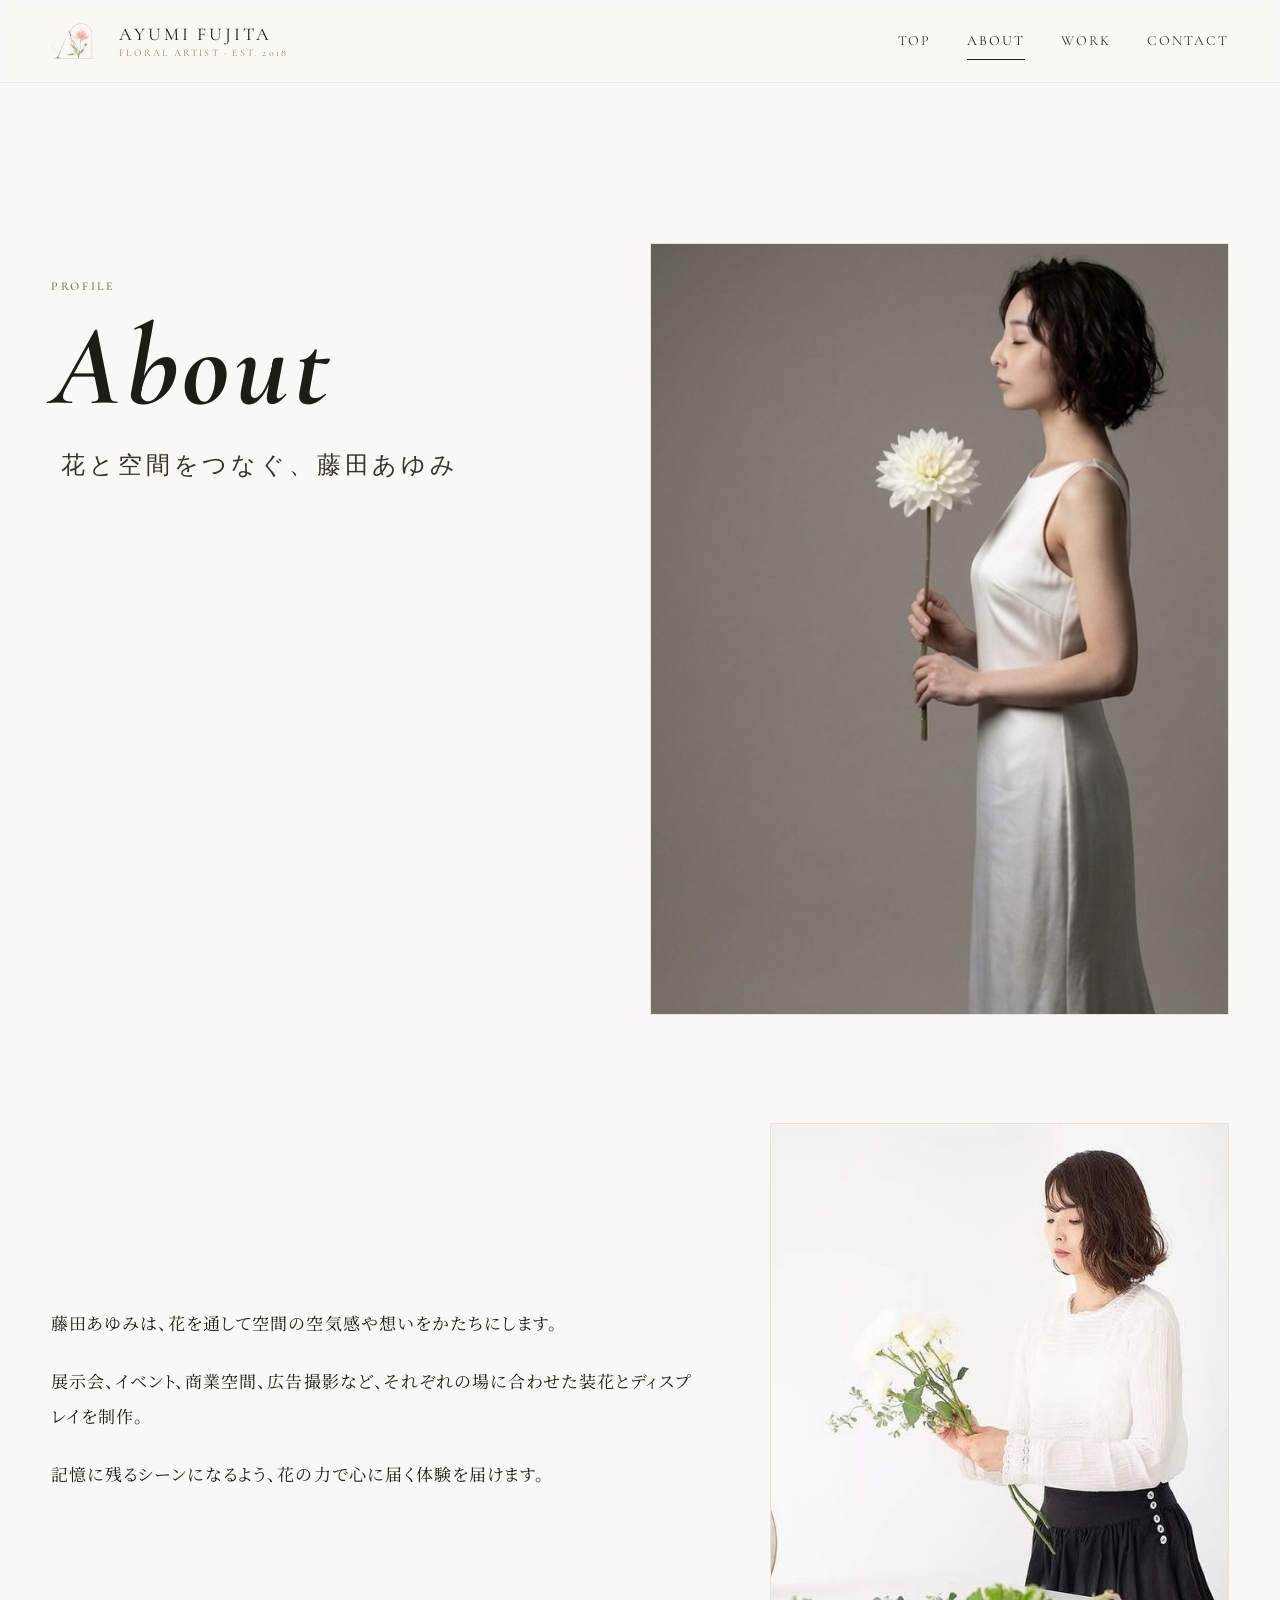
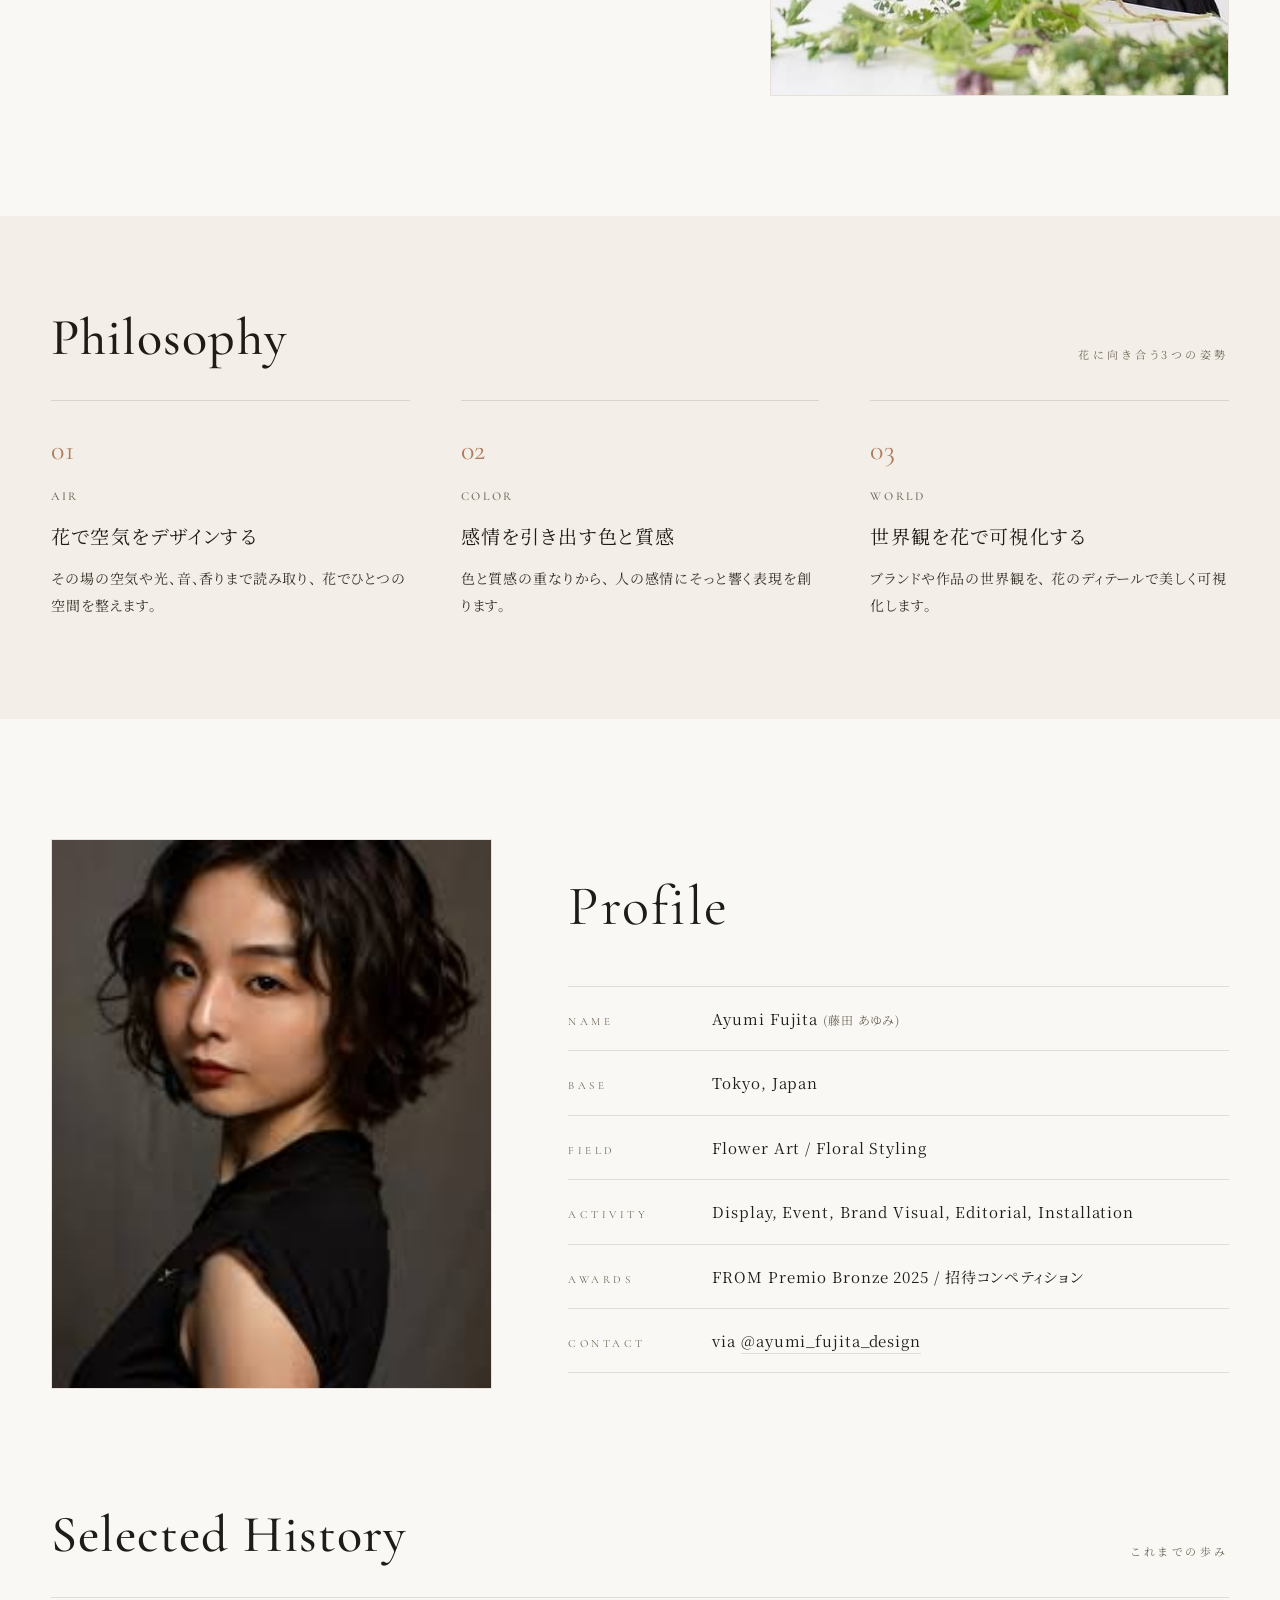
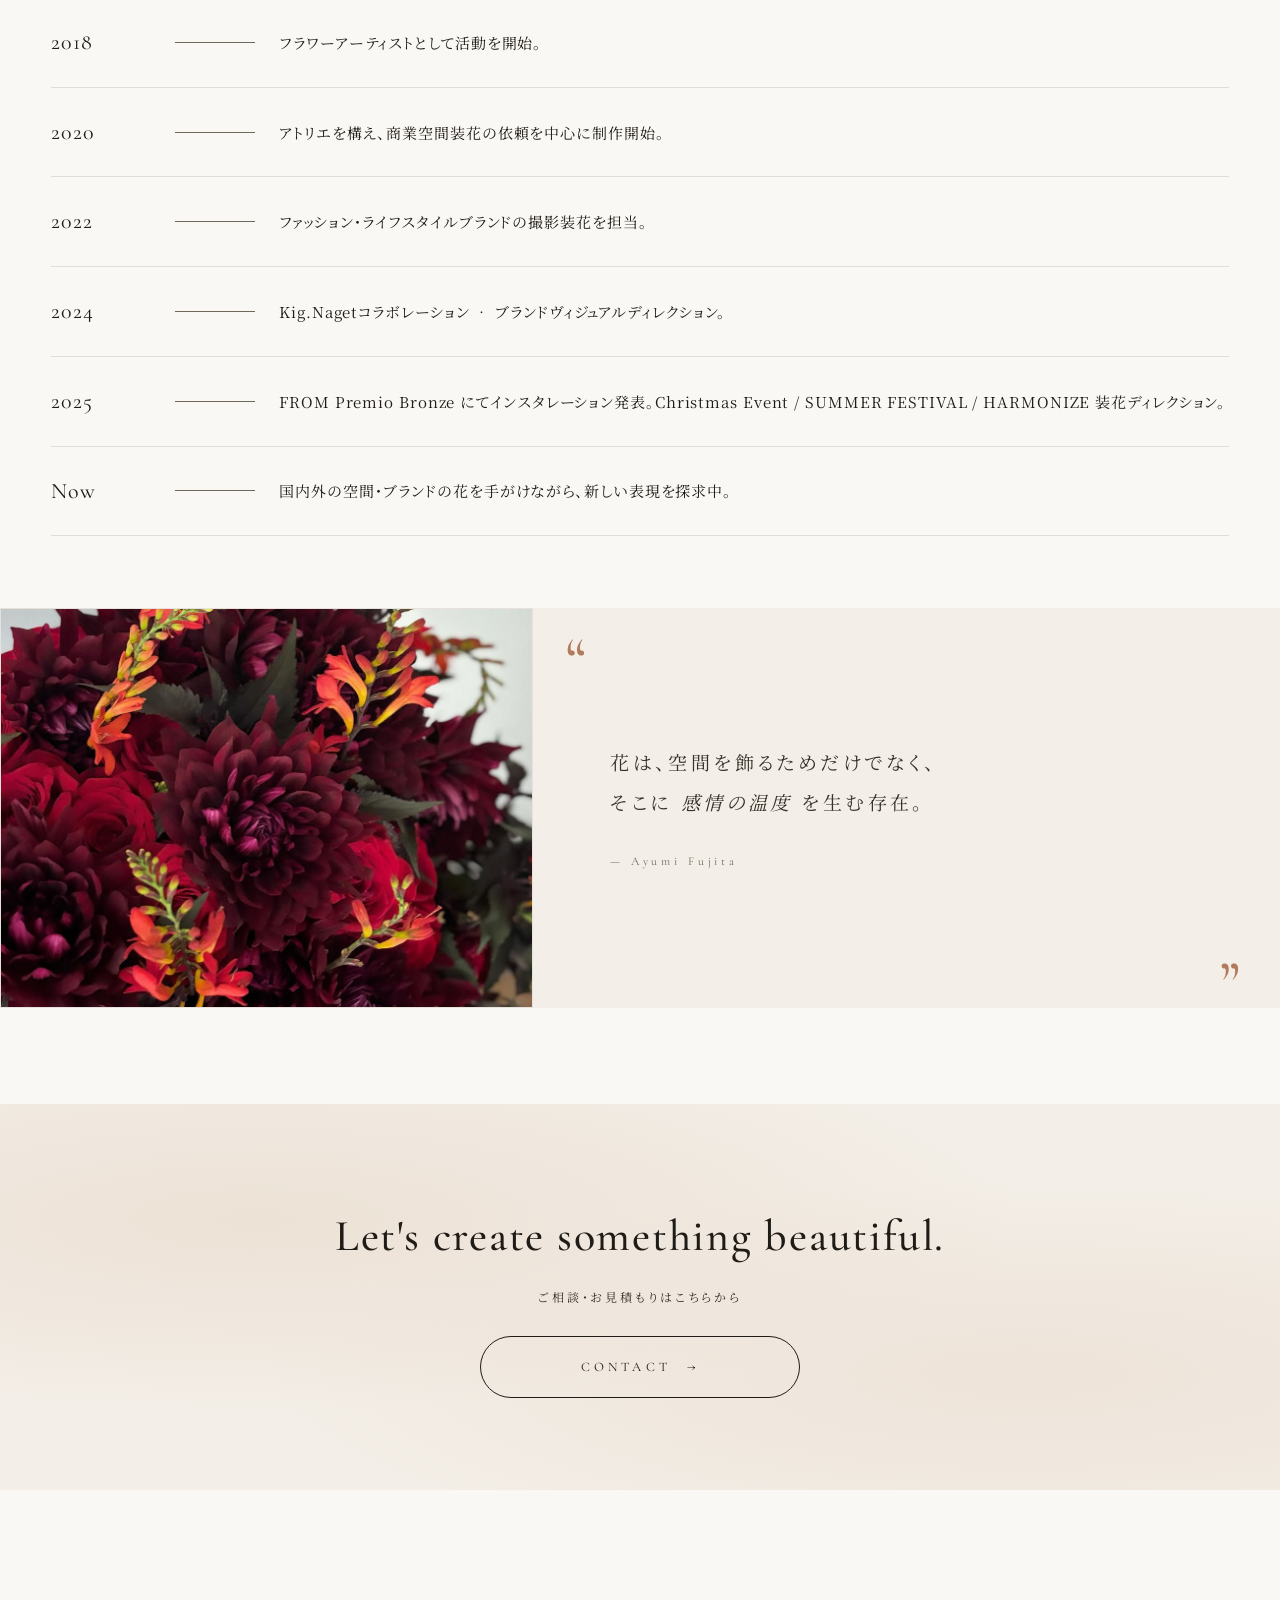
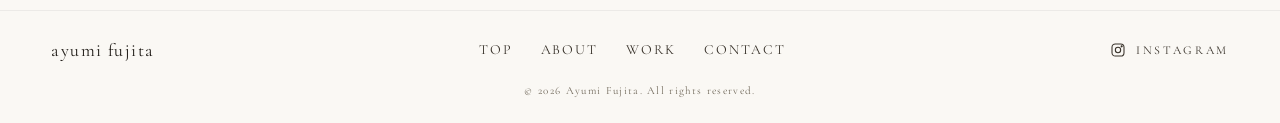
<file: about.html>
<!doctype html>
<html lang="ja">
<head>
  <meta charset="utf-8" />
  <meta name="viewport" content="width=device-width, initial-scale=1" />

  <link rel="icon" type="image/png" href="images/logo.png" />
  <link rel="apple-touch-icon" href="images/logo.png" />

    <title>プロフィール | フラワーアーティスト 藤田あゆみ (ayumi fujita)</title>
  <meta name="description" content="フラワーアーティスト 藤田あゆみのプロフィール。東京を拠点に、空間装花からイベント・ウェディングまで多彩なフィールドで活動する背景や、花に向き合う哲学（Philosophy）をご紹介します。" />
  <meta name="author" content="藤田あゆみ Ayumi Fujita" />
  <meta name="robots" content="index, follow" />
  <link rel="canonical" href="https://ayumi-fujita.vercel.app/about.html" />
  <meta property="og:type" content="website" />
  <meta property="og:site_name" content="Ayumi Fujita | Floral Artist" />
  <meta property="og:title" content="Profile | 藤田あゆみ" />
  <meta property="og:description" content="フラワーアーティスト 藤田あゆみのプロフィールと花に向き合う哲学。" />
  <meta property="og:url" content="https://ayumi-fujita.vercel.app/about.html" />
  <meta property="og:image" content="https://ayumi-fujita.vercel.app/images/ogp-v2.png" />
  <meta property="og:image:width" content="1200" />
  <meta property="og:image:height" content="630" />
  <meta name="twitter:card" content="summary_large_image" />
  <meta name="twitter:title" content="Profile | 藤田あゆみ" />
  <meta name="twitter:description" content="フラワーアーティスト 藤田あゆみのプロフィールと花に向き合う哲学。" />
  <meta name="twitter:image" content="https://ayumi-fujita.vercel.app/images/ogp-v2.png" />

  <link rel="preconnect" href="https://fonts.googleapis.com" />
  <link rel="preconnect" href="https://fonts.gstatic.com" crossorigin />
  <link href="https://fonts.googleapis.com/css2?family=Cormorant+Garamond:ital,wght@0,400;0,500;1,400&family=Italiana&family=Noto+Sans+JP:wght@300;400;500&family=Noto+Serif+JP:wght@200;300;400;500&display=swap" rel="stylesheet" />

  <link rel="stylesheet" href="styles/globals.css" />
  <link rel="stylesheet" href="styles/about.css" />

  <script type="application/ld+json">
  {
    "@context": "https://schema.org",
    "@graph": [
      {
        "@type": "Person",
        "@id": "https://ayumi-fujita.vercel.app/#person",
        "name": "藤田あゆみ",
        "alternateName": ["Ayumi Fujita", "ayumi fujita"],
        "jobTitle": "フラワーアーティスト",
        "description": "東京を拠点に空間装花、ウェディング、ブランドビジュアル、イベント装飾などを手がけるフラワーアーティスト。",
        "url": "https://ayumi-fujita.vercel.app/",
        "image": "https://ayumi-fujita.vercel.app/images/ayumi.jpg",
        "address": {
          "@type": "PostalAddress",
          "addressLocality": "東京",
          "addressCountry": "JP"
        },
        "knowsAbout": [
          "空間装花",
          "ウェディング装花",
          "ブランドビジュアル",
          "イベント装花",
          "インスタレーション",
          "フラワーデザイン",
          "撮影用装花"
        ],
        "award": "FROM Premio Bronze 2025",
        "sameAs": [
          "https://www.instagram.com/ayumi_fujita_design/"
        ]
      },
      {
        "@type": "AboutPage",
        "@id": "https://ayumi-fujita.vercel.app/about.html#aboutpage",
        "url": "https://ayumi-fujita.vercel.app/about.html",
        "name": "プロフィール | フラワーアーティスト 藤田あゆみ",
        "inLanguage": "ja",
        "mainEntity": { "@id": "https://ayumi-fujita.vercel.app/#person" }
      }
    ]
  }
  </script>
</head>
<body>

<header class="site-header">
  <div class="site-header__inner">
    <a class="brand" href="index.html" aria-label="Ayumi Fujita ホーム">
      <img src="images/logo2.png" alt="" class="brand__mark" />
      <span class="brand__text-desktop">
        <span class="brand__text-name">AYUMI FUJITA</span>
        <span class="brand__text-meta">FLORAL ARTIST · EST. 2018</span>
      </span>
      <span class="brand__text-mobile">AYUMI FUJITA</span>
    </a>
    <nav class="nav">
      <a href="index.html">TOP</a>
      <a href="about.html" class="is-active">ABOUT</a>
      <a href="work.html">WORK</a>
      <a href="contact.html">CONTACT</a>
    </nav>
    <button type="button" class="menu-btn" aria-label="MENU" data-menu-open>
      <span class="menu-btn__bars" aria-hidden="true"><span></span><span></span></span>
    </button>
  </div>
</header>

<div class="mobile-menu" aria-hidden="true" data-menu>
  <button type="button" class="mobile-menu__close" aria-label="close" data-menu-close>×</button>
  <div class="mobile-menu__inner">
    <p class="eyebrow">— Menu —</p>
    <ul>
      <li><a href="index.html"><span class="en">TOP</span><span class="jp lang-jp">ホーム</span></a></li>
      <li><a href="about.html" class="is-active"><span class="en">ABOUT</span><span class="jp lang-jp">プロフィール</span></a></li>
      <li><a href="work.html"><span class="en">WORK</span><span class="jp lang-jp">活動実績</span></a></li>
      <li><a href="contact.html"><span class="en">CONTACT</span><span class="jp lang-jp">お問い合わせ</span></a></li>
    </ul>
    <a class="mobile-menu__ig" href="https://www.instagram.com/ayumi_fujita_design/" target="_blank" rel="noopener noreferrer">INSTAGRAM ↗</a>
  </div>
</div>

<main>

  <!-- PAGE HERO -->
  <section class="page-hero hero--pattern-b about-hero shell reveal">
    <div class="hero__inner">
      <div class="hero__copy">
        <p class="eyebrow">Profile</p>
        <h1 class="hero__title">About</h1>
        <p class="hero__subtitle lang-jp">花と空間をつなぐ、<span class="no-wrap">藤田あゆみ</span></p>
      </div>
    </div>
    <div class="page-hero__media hero__media">
      <div class="ph ph--has-img">
        <img src="images/ayumi.jpg" alt="フラワーアーティスト 藤田あゆみのポートレート" />
      </div>
    </div>
  </section>

  <!-- BIO -->
  <section class="bio shell reveal">
    <div class="bio__copy lang-jp">
      <p>藤田あゆみは、花を通して空間の空気感や想いをかたちにします。</p>
      <p>展示会、イベント、商業空間、広告撮影など、それぞれの場に合わせた装花とディスプレイを制作。</p>
      <p>記憶に残るシーンになるよう、花の力で心に届く体験を届けます。</p>
    </div>
    <div class="bio__media">
      <div class="ph ph--has-img" style="aspect-ratio:4/5">
        <img src="images/ayumi2.jpg" alt="アトリエで空間装花を制作する藤田あゆみ" loading="lazy" />
      </div>
    </div>
  </section>

  <!-- PHILOSOPHY -->
  <section class="philosophy reveal">
    <div class="shell">
      <div class="section-h">
        <h2>Philosophy</h2>
        <span class="meta lang-jp">花に向き合う3つの姿勢</span>
      </div>
      <div class="philosophy__grid">
        <article class="phil-card">
          <span class="phil-card__num en">01</span>
          <span class="phil-card__en eyebrow">Air</span>
          <h3 class="lang-jp">花で空気をデザインする</h3>
          <p class="lang-jp">その場の空気や光、音、香りまで読み取り、 花でひとつの空間を整えます。</p>
        </article>
        <article class="phil-card">
          <span class="phil-card__num en">02</span>
          <span class="phil-card__en eyebrow">Color</span>
          <h3 class="lang-jp">感情を引き出す色と質感</h3>
          <p class="lang-jp">色と質感の重なりから、 人の感情にそっと響く表現を創ります。</p>
        </article>
        <article class="phil-card">
          <span class="phil-card__num en">03</span>
          <span class="phil-card__en eyebrow">World</span>
          <h3 class="lang-jp">世界観を花で可視化する</h3>
          <p class="lang-jp">ブランドや作品の世界観を、 花のディテールで美しく可視化します。</p>
        </article>
      </div>
    </div>
  </section>

  <!-- PROFILE -->
  <section class="profile shell reveal">
    <div class="profile__media">
      <div class="ph ph--has-img" style="aspect-ratio:4/5">
        <img src="images/ayumi3.jpg" alt="ダリアと藤田あゆみ - フラワーアートの世界観" loading="lazy" />
      </div>
    </div>
    <div class="profile__table">
      <h2 class="en-display">Profile</h2>
      <dl>
        <div class="profile__row">
          <dt class="en">Name</dt>
          <dd>Ayumi Fujita <span class="muted lang-jp">(藤田 あゆみ)</span></dd>
        </div>
        <div class="profile__row">
          <dt class="en">Base</dt>
          <dd>Tokyo, Japan</dd>
        </div>
        <div class="profile__row">
          <dt class="en">Field</dt>
          <dd>Flower Art / Floral Styling</dd>
        </div>
        <div class="profile__row">
          <dt class="en">Activity</dt>
          <dd>Display, Event, Brand Visual, Editorial, Installation</dd>
        </div>
        <div class="profile__row">
          <dt class="en">Awards</dt>
          <dd>
            <span class="lang-jp">FROM Premio Bronze 2025 / 招待コンペティション</span>
          </dd>
        </div>
        <div class="profile__row">
          <dt class="en">Contact</dt>
          <dd>via <a href="https://www.instagram.com/ayumi_fujita_design/" target="_blank" rel="noopener noreferrer" class="ig-link">@ayumi_fujita_design</a></dd>
        </div>
      </dl>
    </div>
  </section>

  <!-- TIMELINE -->
  <section class="timeline shell reveal">
    <div class="section-h">
      <h2>Selected History</h2>
      <span class="meta lang-jp">これまでの歩み</span>
    </div>
    <ol class="timeline__list">
      <li>
        <span class="timeline__y en">2018</span>
        <span class="timeline__bar"></span>
        <p class="lang-jp">フラワーアーティストとして活動を開始。</p>
      </li>
      <li>
        <span class="timeline__y en">2020</span>
        <span class="timeline__bar"></span>
        <p class="lang-jp">アトリエを構え、商業空間装花の依頼を中心に制作開始。</p>
      </li>
      <li>
        <span class="timeline__y en">2022</span>
        <span class="timeline__bar"></span>
        <p class="lang-jp">ファッション・ライフスタイルブランドの撮影装花を担当。</p>
      </li>
      <li>
        <span class="timeline__y en">2024</span>
        <span class="timeline__bar"></span>
        <p class="lang-jp">Kig.Nagetコラボレーション ‧ ブランドヴィジュアルディレクション。</p>
      </li>
      <li>
        <span class="timeline__y en">2025</span>
        <span class="timeline__bar"></span>
        <p class="lang-jp">FROM Premio Bronze にてインスタレーション発表。Christmas Event / SUMMER FESTIVAL / HARMONIZE 装花ディレクション。</p>
      </li>
      <li>
        <span class="timeline__y en">Now</span>
        <span class="timeline__bar"></span>
        <p class="lang-jp">国内外の空間・ブランドの花を手がけながら、新しい表現を探求中。</p>
      </li>
    </ol>
  </section>

  <!-- QUOTE -->
  <section class="quote-block reveal">
    <div class="ph ph--has-img" style="aspect-ratio:4/3">
      <img src="images/3.jpg" alt="バラの花びらのクローズアップ - 感情の温度を生む花" loading="lazy" />
    </div>
    <div class="quote-block__text">
      <span class="lang-jp">花は、空間を飾るためだけでなく、<br />そこに <em>感情の温度</em> を生む存在。</span>
      <cite>— Ayumi Fujita</cite>
    </div>
  </section>

  <!-- CTA STRIP -->
  <section class="cta-strip">
    <div class="cta-strip__bg"></div>
    <h2>Let's create something beautiful.</h2>
    <p class="lang-jp">ご相談・お見積もりはこちらから</p>
    <a class="btn-pill" href="contact.html">
      <span>CONTACT</span>
      <span class="arrow">→</span>
    </a>
  </section>

</main>

<footer class="site-footer">
  <div class="site-footer__inner">
    <a class="brand" href="index.html" style="font-size:18px"><span>ayumi fujita</span></a>
    <nav class="nav" style="gap:28px">
      <a href="index.html">TOP</a>
      <a href="about.html">ABOUT</a>
      <a href="work.html">WORK</a>
      <a href="contact.html">CONTACT</a>
    </nav>
    <a class="footer-ig" href="https://www.instagram.com/ayumi_fujita_design/" target="_blank" rel="noopener noreferrer">
      <svg width="16" height="16" viewBox="0 0 24 24" fill="none" stroke="currentColor" stroke-width="1.6" aria-hidden="true">
        <rect x="3" y="3" width="18" height="18" rx="5" />
        <circle cx="12" cy="12" r="4" />
        <circle cx="17.5" cy="6.5" r="0.8" fill="currentColor" />
      </svg>
      INSTAGRAM
    </a>
    <p class="footer-copy">© 2026 Ayumi Fujita. All rights reserved.</p>
  </div>
</footer>

<script src="scripts/main.js"></script>
</body>
</html>
</file>
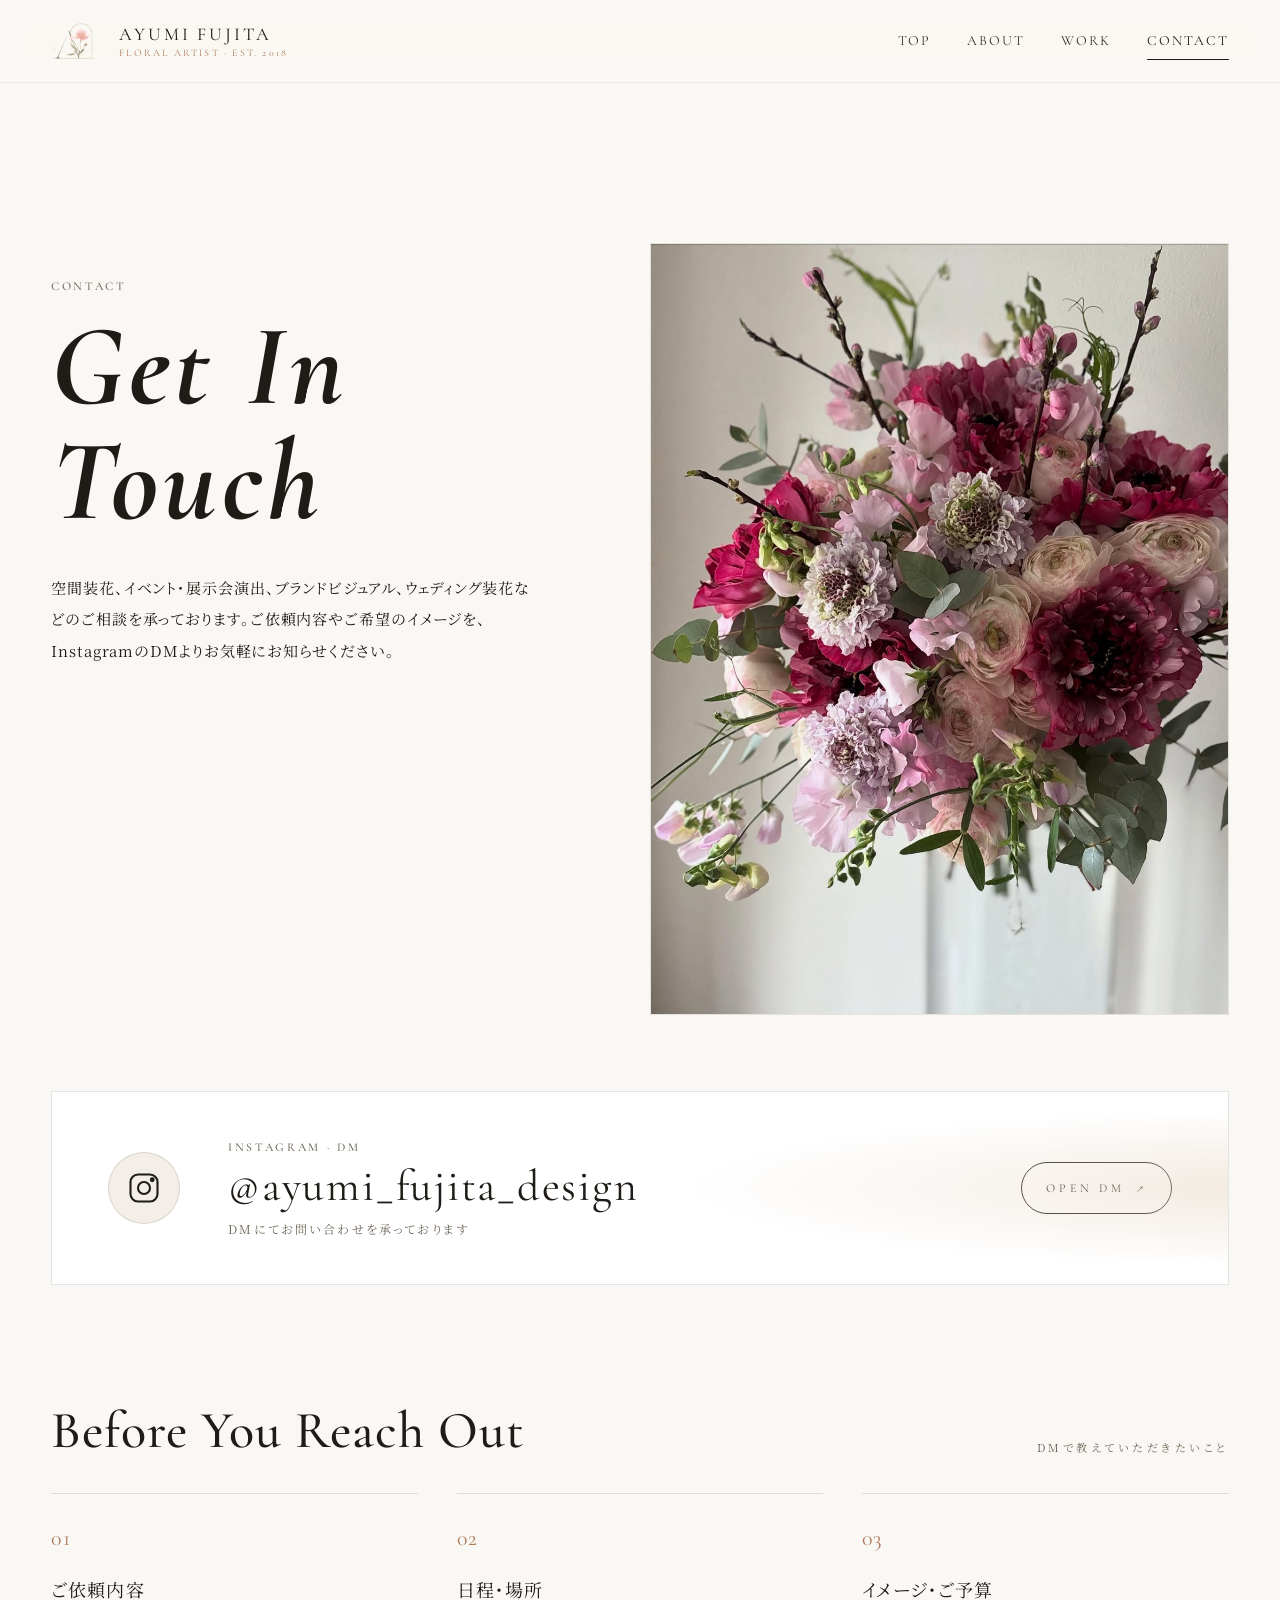
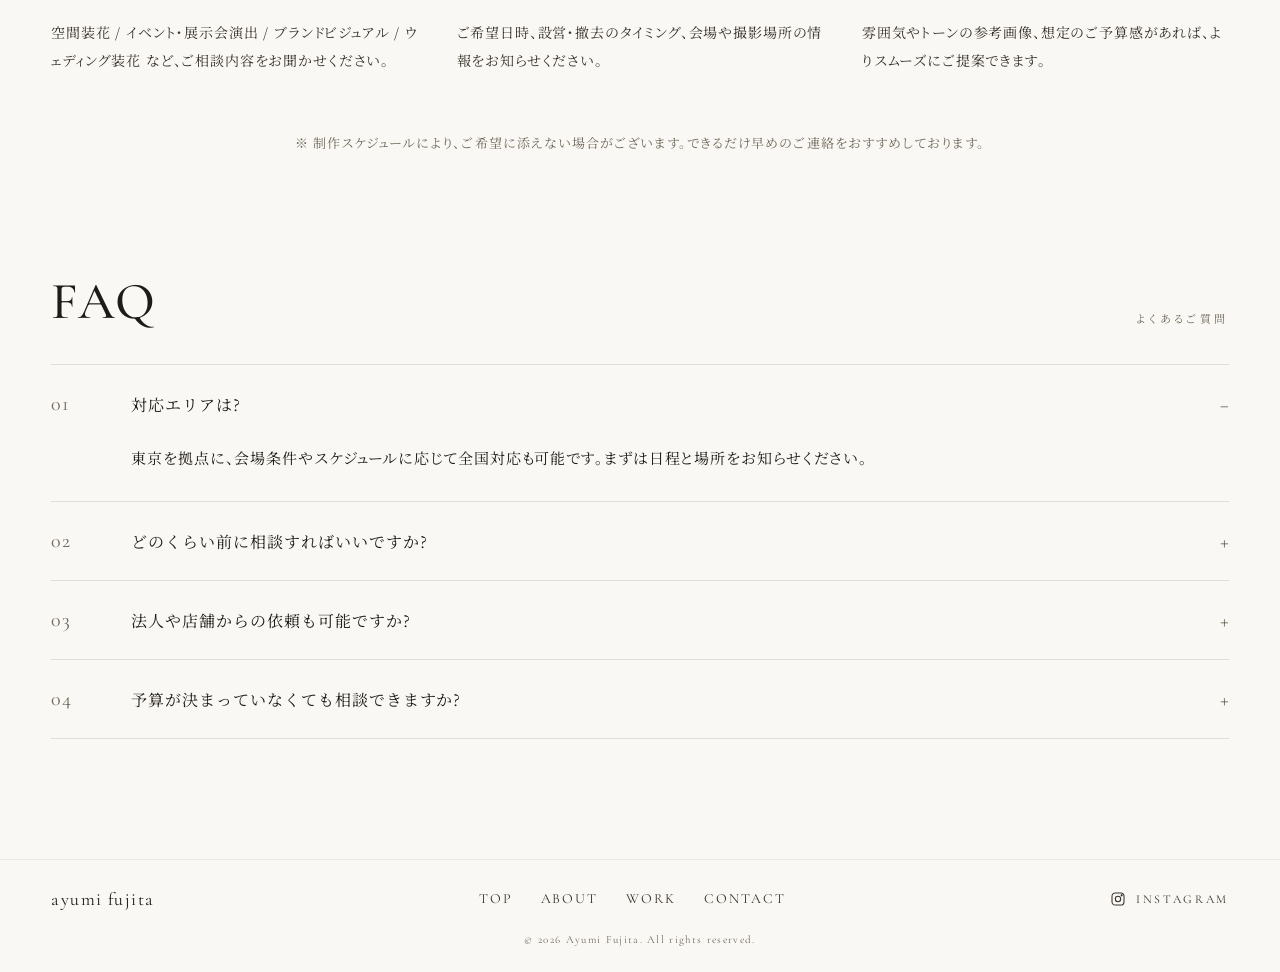
<file: contact.html>
<!doctype html>
<html lang="ja">
<head>
  <meta charset="utf-8" />
  <meta name="viewport" content="width=device-width, initial-scale=1" />

  <link rel="icon" type="image/png" href="images/logo.png" />
  <link rel="apple-touch-icon" href="images/logo.png" />

    <title>お問い合わせ | フラワーアーティスト 藤田あゆみ (ayumi fujita)</title>
  <meta name="description" content="フラワーアーティスト 藤田あゆみへのお問い合わせ。東京を拠点に空間装花、イベント・展示会演出、ブランドビジュアル、ウェディング装花のご相談やお見積もりはこちらから承ります。" />
  <meta name="author" content="藤田あゆみ Ayumi Fujita" />
  <meta name="robots" content="index, follow" />
  <link rel="canonical" href="https://ayumi-fujita.vercel.app/contact.html" />
  <meta property="og:type" content="website" />
  <meta property="og:site_name" content="Ayumi Fujita | Floral Artist" />
  <meta property="og:title" content="Contact | 藤田あゆみ" />
  <meta property="og:description" content="空間装花・イベント装飾・ウェディング装花のご相談はこちら。" />
  <meta property="og:url" content="https://ayumi-fujita.vercel.app/contact.html" />
  <meta property="og:image" content="https://ayumi-fujita.vercel.app/images/ogp-v2.png" />
  <meta property="og:image:width" content="1200" />
  <meta property="og:image:height" content="630" />
  <meta name="twitter:card" content="summary_large_image" />
  <meta name="twitter:title" content="Contact | 藤田あゆみ" />
  <meta name="twitter:description" content="空間装花・イベント装飾・ウェディング装花のご相談はこちら。" />
  <meta name="twitter:image" content="https://ayumi-fujita.vercel.app/images/ogp-v2.png" />

  <link rel="preconnect" href="https://fonts.googleapis.com" />
  <link rel="preconnect" href="https://fonts.gstatic.com" crossorigin />
  <link href="https://fonts.googleapis.com/css2?family=Cormorant+Garamond:ital,wght@0,400;0,500;1,400&family=Italiana&family=Noto+Sans+JP:wght@300;400;500&family=Noto+Serif+JP:wght@200;300;400;500&display=swap" rel="stylesheet" />

  <link rel="stylesheet" href="styles/globals.css" />
  <link rel="stylesheet" href="styles/contact.css" />

  <script type="application/ld+json">
  {
    "@context": "https://schema.org",
    "@graph": [
      {
        "@type": "Person",
        "@id": "https://ayumi-fujita.vercel.app/#person",
        "name": "藤田あゆみ",
        "alternateName": ["Ayumi Fujita", "ayumi fujita"],
        "jobTitle": "フラワーアーティスト",
        "url": "https://ayumi-fujita.vercel.app/",
        "sameAs": ["https://www.instagram.com/ayumi_fujita_design/"]
      },
      {
        "@type": "ContactPage",
        "@id": "https://ayumi-fujita.vercel.app/contact.html#contactpage",
        "url": "https://ayumi-fujita.vercel.app/contact.html",
        "name": "お問い合わせ | フラワーアーティスト 藤田あゆみ",
        "inLanguage": "ja",
        "about": { "@id": "https://ayumi-fujita.vercel.app/#person" }
      },
      {
        "@type": "FAQPage",
        "@id": "https://ayumi-fujita.vercel.app/contact.html#faq",
        "mainEntity": [
          { "@type": "Question", "name": "対応エリアは?", "acceptedAnswer": { "@type": "Answer", "text": "東京を拠点に、会場条件やスケジュールに応じて全国対応も可能です。まずは日程と場所をお知らせください。" } },
          { "@type": "Question", "name": "どのくらい前に相談すればいいですか?", "acceptedAnswer": { "@type": "Answer", "text": "イベントや撮影装花はできるだけ1〜2ヶ月前、大型の空間装花や展示は3ヶ月以上前のご相談をおすすめしています。" } },
          { "@type": "Question", "name": "法人や店舗からの依頼も可能ですか?", "acceptedAnswer": { "@type": "Answer", "text": "可能です。商業施設、店舗、ブランド撮影、展示会、レセプションなど、法人・店舗向けの装花に対応しています。" } },
          { "@type": "Question", "name": "予算が決まっていなくても相談できますか?", "acceptedAnswer": { "@type": "Answer", "text": "可能です。用途、会場、希望イメージ、規模感を伺ったうえで、必要な内容を整理しながらご提案します。" } }
        ]
      }
    ]
  }
  </script>
</head>
<body>

<header class="site-header">
  <div class="site-header__inner">
    <a class="brand" href="index.html" aria-label="Ayumi Fujita ホーム">
      <img src="images/logo2.png" alt="" class="brand__mark" />
      <span class="brand__text-desktop">
        <span class="brand__text-name">AYUMI FUJITA</span>
        <span class="brand__text-meta">FLORAL ARTIST · EST. 2018</span>
      </span>
      <span class="brand__text-mobile">AYUMI FUJITA</span>
    </a>
    <nav class="nav">
      <a href="index.html">TOP</a>
      <a href="about.html">ABOUT</a>
      <a href="work.html">WORK</a>
      <a href="contact.html" class="is-active">CONTACT</a>
    </nav>
    <button type="button" class="menu-btn" aria-label="MENU" data-menu-open>
      <span class="menu-btn__bars" aria-hidden="true"><span></span><span></span></span>
    </button>
  </div>
</header>

<div class="mobile-menu" aria-hidden="true" data-menu>
  <button type="button" class="mobile-menu__close" aria-label="close" data-menu-close>×</button>
  <div class="mobile-menu__inner">
    <p class="eyebrow">— Menu —</p>
    <ul>
      <li><a href="index.html"><span class="en">TOP</span><span class="jp lang-jp">ホーム</span></a></li>
      <li><a href="about.html"><span class="en">ABOUT</span><span class="jp lang-jp">プロフィール</span></a></li>
      <li><a href="work.html"><span class="en">WORK</span><span class="jp lang-jp">活動実績</span></a></li>
      <li><a href="contact.html" class="is-active"><span class="en">CONTACT</span><span class="jp lang-jp">お問い合わせ</span></a></li>
    </ul>
    <a class="mobile-menu__ig" href="https://www.instagram.com/ayumi_fujita_design/" target="_blank" rel="noopener noreferrer">INSTAGRAM ↗</a>
  </div>
</div>

<main>

  <!-- PAGE HERO -->
  <section class="page-hero hero--pattern-b shell reveal contact-hero">
    <div class="hero__inner">
      <div class="hero__copy">
        <p class="eyebrow">Contact</p>
        <h1 class="hero__title">Get In<br />Touch</h1>
        <p class="contact-hero__lede lang-jp" style="margin-top: 32px;">空間装花、イベント・展示会演出、ブランドビジュアル、ウェディング装花などのご相談を承っております。ご依頼内容やご希望のイメージを、InstagramのDMよりお気軽にお知らせください。</p>
      </div>
    </div>
    <div class="hero__media contact-hero__media">
      <div class="ph ph--has-img" style="aspect-ratio:3/4">
        <img src="images/5.jpg" alt="バラとカスミソウを使用したフラワーアート - お問い合わせ" />
      </div>
    </div>
  </section>

  <!-- DM CARD -->
  <section class="contact-dm shell reveal">
    <a class="dm-card" href="https://www.instagram.com/ayumi_fujita_design/" target="_blank" rel="noopener noreferrer">
      <div class="dm-card__icon">
        <svg width="36" height="36" viewBox="0 0 24 24" fill="none" stroke="currentColor" stroke-width="1.4" aria-hidden="true">
          <rect x="3" y="3" width="18" height="18" rx="5" />
          <circle cx="12" cy="12" r="4" />
          <circle cx="17.5" cy="6.5" r="0.9" fill="currentColor" />
        </svg>
      </div>
      <div class="dm-card__body">
        <span class="eyebrow">Instagram · DM</span>
        <span class="dm-card__handle en-display">@ayumi_fujita_design</span>
        <span class="dm-card__sub lang-jp">DMにてお問い合わせを承っております</span>
      </div>
      <span class="dm-card__cta en">
        OPEN DM <span class="arrow">↗</span>
      </span>
    </a>
  </section>

  <!-- INQUIRY GUIDE -->
  <section class="inquiry shell reveal">
    <div class="section-h">
      <h2>Before You Reach Out</h2>
      <span class="meta lang-jp">DMで教えていただきたいこと</span>
    </div>
    <ul class="inquiry__list">
      <li>
        <span class="num en">01</span>
        <h3 class="lang-jp">ご依頼内容</h3>
        <p class="lang-jp">空間装花 / イベント・展示会演出 / ブランドビジュアル / ウェディング装花 など、ご相談内容をお聞かせください。</p>
      </li>
      <li>
        <span class="num en">02</span>
        <h3 class="lang-jp">日程・場所</h3>
        <p class="lang-jp">ご希望日時、設営・撤去のタイミング、会場や撮影場所の情報をお知らせください。</p>
      </li>
      <li>
        <span class="num en">03</span>
        <h3 class="lang-jp">イメージ・ご予算</h3>
        <p class="lang-jp">雰囲気やトーンの参考画像、想定のご予算感があれば、よりスムーズにご提案できます。</p>
      </li>
    </ul>
    <p class="inquiry__note lang-jp">※ 制作スケジュールにより、ご希望に添えない場合がございます。できるだけ早めのご連絡をおすすめしております。</p>
  </section>

  <!-- FAQ -->
  <section class="faq shell reveal">
    <div class="section-h">
      <h2>FAQ</h2>
      <span class="meta lang-jp">よくあるご質問</span>
    </div>
    <ul class="faq__list" data-faq-list>
      <li class="is-open">
        <button type="button" data-faq-toggle><span class="num en">01</span><span class="q lang-jp">対応エリアは?</span><span class="ind" aria-hidden="true">−</span></button>
        <div class="faq__a"><p class="lang-jp">東京を拠点に、会場条件やスケジュールに応じて全国対応も可能です。まずは日程と場所をお知らせください。</p></div>
      </li>
      <li>
        <button type="button" data-faq-toggle><span class="num en">02</span><span class="q lang-jp">どのくらい前に相談すればいいですか?</span><span class="ind" aria-hidden="true">+</span></button>
        <div class="faq__a"><p class="lang-jp">イベントや撮影装花はできるだけ1〜2ヶ月前、大型の空間装花や展示は3ヶ月以上前のご相談をおすすめしています。</p></div>
      </li>
      <li>
        <button type="button" data-faq-toggle><span class="num en">03</span><span class="q lang-jp">法人や店舗からの依頼も可能ですか?</span><span class="ind" aria-hidden="true">+</span></button>
        <div class="faq__a"><p class="lang-jp">可能です。商業施設、店舗、ブランド撮影、展示会、レセプションなど、法人・店舗向けの装花に対応しています。</p></div>
      </li>
      <li>
        <button type="button" data-faq-toggle><span class="num en">04</span><span class="q lang-jp">予算が決まっていなくても相談できますか?</span><span class="ind" aria-hidden="true">+</span></button>
        <div class="faq__a"><p class="lang-jp">可能です。用途、会場、希望イメージ、規模感を伺ったうえで、必要な内容を整理しながらご提案します。</p></div>
      </li>
    </ul>
  </section>

</main>

<footer class="site-footer">
  <div class="site-footer__inner">
    <a class="brand" href="index.html" style="font-size:18px"><span>ayumi fujita</span></a>
    <nav class="nav" style="gap:28px">
      <a href="index.html">TOP</a>
      <a href="about.html">ABOUT</a>
      <a href="work.html">WORK</a>
      <a href="contact.html">CONTACT</a>
    </nav>
    <a class="footer-ig" href="https://www.instagram.com/ayumi_fujita_design/" target="_blank" rel="noopener noreferrer">
      <svg width="16" height="16" viewBox="0 0 24 24" fill="none" stroke="currentColor" stroke-width="1.6" aria-hidden="true">
        <rect x="3" y="3" width="18" height="18" rx="5" />
        <circle cx="12" cy="12" r="4" />
        <circle cx="17.5" cy="6.5" r="0.8" fill="currentColor" />
      </svg>
      INSTAGRAM
    </a>
    <p class="footer-copy">© 2026 Ayumi Fujita. All rights reserved.</p>
  </div>
</footer>

<script src="scripts/main.js"></script>
</body>
</html>
</file>
<file: styles/globals.css>
/* ──────────────────────────────────────────────
   ayumi fujita — floral artist HP
   Common stylesheet
   ────────────────────────────────────────────── */

:root {
  /* A案 White Atelier (default) */
  --bg: #faf8f4;
  --bg-soft: #f3eee7;
  --bg-card: #ffffff;
  --ink: #1f1b16;
  --ink-soft: #38322a;
  --ink-mute: #70685a;
  --line: rgba(31, 27, 22, 0.12);
  --line-soft: rgba(31, 27, 22, 0.06);
  --accent: #b07a5b; /* warm clay */
  --accent-soft: #e8d8c8;

  --serif-en: "Cormorant Garamond", "Times New Roman", serif;
  --serif-display: "Cormorant Garamond", "Times New Roman", serif;
  --serif-jp: "Noto Serif JP", "Hiragino Mincho ProN", "Yu Mincho", serif;
  --sans-jp: "Noto Sans JP", "Hiragino Sans", "Yu Gothic", sans-serif;

  --maxw: 1280px;
  --gutter: clamp(20px, 4vw, 64px);
}

/* ─── Language Switch ───────────────────────────────────────── */
html[lang="ja"] .lang-en { display: none !important; }
html[lang="en"] .lang-jp { display: none !important; }

/* B案 Editorial Mono */
[data-theme="mono"] {
  --bg: #f4f2ee;
  --bg-soft: #e9e6e0;
  --bg-card: #ffffff;
  --ink: #0e0e0c;
  --ink-soft: #2a2a26;
  --ink-mute: #777268;
  --line: rgba(14, 14, 12, 0.16);
  --line-soft: rgba(14, 14, 12, 0.08);
  --accent: #0e0e0c;
  --accent-soft: #d8d3c9;
}

* { box-sizing: border-box; }
html, body { margin: 0; padding: 0; }
body {
  background: var(--bg);
  color: var(--ink);
  font-family: var(--serif-jp);
  font-weight: 400;
  font-feature-settings: "palt" 1;
  letter-spacing: 0.04em;
  line-height: 1.85;
  -webkit-font-smoothing: antialiased;
  text-rendering: optimizeLegibility;
}

img { display: block; max-width: 100%; }
a { color: inherit; text-decoration: none; }
button { font-family: inherit; }

/* Typography helpers */
.en { font-family: var(--serif-en); letter-spacing: 0.02em; }
.en-display { font-family: var(--serif-display); letter-spacing: 0.04em; }
.eyebrow {
  font-family: var(--serif-en);
  font-size: 12px;
  letter-spacing: 0.22em;
  text-transform: uppercase;
  color: var(--ink-mute);
  font-weight: 500;
}
.kanji-vertical {
  writing-mode: vertical-rl;
  text-orientation: mixed;
}

/* Layout */
.shell { max-width: var(--maxw); margin: 0 auto; padding: 0 var(--gutter); }

/* ─── Header ─────────────────────────────────── */
.site-header {
  position: sticky;
  top: 0;
  z-index: 50;
  background: color-mix(in srgb, var(--bg) 86%, transparent);
  backdrop-filter: saturate(160%) blur(12px);
  -webkit-backdrop-filter: saturate(160%) blur(12px);
  border-bottom: 0.5px solid var(--line-soft);
}
.site-header__inner {
  display: flex; align-items: center; justify-content: space-between;
  height: 82px; padding: 0 var(--gutter);
  max-width: var(--maxw); margin: 0 auto;
}
.brand {
  display: inline-flex;
  align-items: center;
  gap: 14px;
  line-height: 1;
  font-family: var(--serif-display);
  font-size: 18px;
  letter-spacing: 0.08em;
  color: var(--ink);
}
.brand__mark {
  width: 54px;
  height: auto;
  flex: 0 0 auto;
  opacity: 1;
  filter: saturate(1.22) contrast(1.12);
}
.brand__text-desktop {
  display: inline-flex;
  flex-direction: column;
  gap: 5px;
  font-family: var(--serif-en);
  text-transform: uppercase;
}
.brand__text-name {
  font-family: var(--serif-display);
  font-size: 18px;
  letter-spacing: 0.16em;
  color: var(--ink);
}
.brand__text-meta {
  font-size: 10px;
  letter-spacing: 0.22em;
  color: var(--accent);
}
.brand__text-mobile {
  display: none;
  font-family: var(--serif-display);
  font-size: 17px;
  letter-spacing: 0.18em;
  color: var(--ink);
}
.nav { display: flex; align-items: center; gap: 36px; }
.nav a {
  font-family: var(--serif-en);
  font-size: 14px;
  letter-spacing: 0.14em;
  color: var(--ink-soft);
  position: relative;
  padding: 4px 0;
}
.nav a.is-active { color: var(--ink); }
.nav a.is-active::after {
  content: ""; position: absolute; left: 0; right: 0; bottom: -2px;
  height: 1px; background: var(--ink);
}
.nav a:hover { color: var(--ink); }

.menu-btn {
  display: none;
  appearance: none; border: 0;
  background: transparent; color: var(--ink);
  width: 44px; height: 44px;
  align-items: center; justify-content: center;
  cursor: pointer;
  padding: 0;
  margin-right: -10px;
}
.menu-btn__bars {
  display: inline-block;
  position: relative;
  width: 26px;
  height: 12px;
}
.menu-btn__bars span {
  display: block;
  position: absolute;
  left: 0; right: 0;
  height: 1px;
  background: currentColor;
  transition: transform .25s ease;
}
.menu-btn__bars span:first-child { top: 2px; }
.menu-btn__bars span:last-child { bottom: 2px; }
.menu-btn:hover .menu-btn__bars span:first-child { transform: translateX(4px); }

/* lang switch */
.lang-switch {
  display: inline-flex; align-items: center; gap: 6px;
  margin-left: 8px; padding-left: 24px;
  border-left: 0.5px solid var(--line);
  font-family: var(--serif-en); font-size: 11px; letter-spacing: 0.2em;
  color: var(--ink-mute);
}
.lang-switch button {
  appearance: none; background: transparent; border: 0; padding: 4px 2px;
  font: inherit; color: inherit; cursor: pointer;
  letter-spacing: 0.2em;
}
.lang-switch button.is-on { color: var(--ink); }
.lang-switch span { color: var(--ink-mute); }

/* mobile menu overlay — rendered as sibling of <header>, escapes its backdrop-filter stacking context */
.mobile-menu {
  position: fixed; inset: 0; z-index: 200;
  background: var(--bg);
  transform: translateY(-101%);
  visibility: hidden;
  transition: transform .55s cubic-bezier(.7,.05,.25,1), visibility 0s linear .55s;
  display: flex; flex-direction: column;
  padding: 80px 28px 40px;
  pointer-events: none;
}
.mobile-menu.is-open {
  transform: translateY(0);
  visibility: visible;
  pointer-events: auto;
  transition: transform .55s cubic-bezier(.7,.05,.25,1), visibility 0s linear 0s;
}
.mobile-menu__close {
  position: absolute; top: 22px; right: 22px;
  appearance: none; background: transparent; border: 0;
  color: var(--ink); font-size: 32px; line-height: 1; cursor: pointer;
  width: 44px; height: 44px;
}
.mobile-menu__inner {
  flex: 1; display: flex; flex-direction: column; justify-content: center;
  gap: 32px; padding: 0 12px;
}
.mobile-menu__inner ul { list-style: none; padding: 0; margin: 0; display: flex; flex-direction: column; gap: 4px; }
.mobile-menu__inner li a {
  display: flex; align-items: baseline; justify-content: space-between;
  padding: 18px 0;
  border-bottom: 0.5px solid var(--line);
}
.mobile-menu__inner li a .en {
  font-family: var(--serif-display);
  font-size: 32px; letter-spacing: 0.06em;
  color: var(--ink);
}
.mobile-menu__inner li a .jp {
  font-family: var(--serif-jp); font-size: 12px; letter-spacing: 0.32em; color: var(--ink-mute);
}
.mobile-menu__inner li a.is-active .en { color: var(--accent); }
.mobile-menu__ig {
  margin-top: 12px;
  font-family: var(--serif-en); font-size: 12px; letter-spacing: 0.32em;
  color: var(--ink-soft);
  border-top: 0.5px solid var(--line);
  padding-top: 22px;
}

/* ─── Footer ─────────────────────────────────── */
.site-footer {
  margin-top: 120px;
  border-top: 0.5px solid var(--line-soft);
  background: var(--bg);
}
.site-footer__inner {
  display: flex;
  align-items: center;
  justify-content: space-between;
  flex-wrap: wrap;
  gap: 14px 28px;
  min-height: 104px;
  padding: 22px var(--gutter);
  max-width: var(--maxw);
  margin: 0 auto;
}
.site-footer .nav a {
  font-family: var(--serif-en);
  font-size: 14px;
  letter-spacing: 0.14em;
  color: var(--ink-soft);
  position: relative;
  padding: 4px 0;
}
.footer-ig { display: flex; align-items: center; gap: 10px; color: var(--ink-soft); font-family: var(--serif-en); font-size: 12px; letter-spacing: 0.22em; }
.footer-copy {
  flex-basis: 100%;
  margin: 0;
  text-align: center;
  font-family: var(--serif-en);
  font-size: 11px;
  letter-spacing: 0.12em;
  color: var(--ink-mute);
}
/* ─── CTA strip ──────────────────────────────── */
.cta-strip {
  position: relative;
  margin: 96px 0 0;
  padding: 92px var(--gutter);
  text-align: center;
  overflow: hidden;
  background: var(--bg-soft);
  isolation: isolate;
}
.cta-strip__bg {
  position: absolute; inset: 0; z-index: -1;
  background:
    radial-gradient(ellipse 60% 50% at 20% 30%, color-mix(in srgb, var(--accent-soft) 60%, transparent), transparent),
    radial-gradient(ellipse 60% 50% at 80% 70%, color-mix(in srgb, var(--accent-soft) 50%, transparent), transparent),
    var(--bg-soft);
  opacity: 0.9;
}
.cta-strip h2 {
  font-family: var(--serif-display);
  font-size: clamp(28px, 4vw, 44px);
  font-weight: 500;
  margin: 0 0 8px;
  letter-spacing: 0.04em;
}
.cta-strip p { font-size: 12px; letter-spacing: 0.24em; color: var(--ink-soft); margin: 0 0 28px; }

.btn-pill {
  display: inline-flex; align-items: center; justify-content: center; gap: 16px;
  min-width: 320px; padding: 18px 36px;
  border: 1px solid var(--ink); border-radius: 999px;
  background: transparent; color: var(--ink);
  font-family: var(--serif-en); font-size: 13px; letter-spacing: 0.32em;
  text-transform: uppercase;
  transition: background .3s ease, color .3s ease;
}
.btn-pill:hover { background: var(--ink); color: var(--bg); }
.btn-pill .arrow { display: inline-block; transition: transform .3s ease; }
.btn-pill:hover .arrow { transform: translateX(6px); }

/* ─── Placeholder image ──────────────────────── */
.ph {
  position: relative;
  width: 100%;
  background:
    repeating-linear-gradient(
      135deg,
      color-mix(in srgb, var(--accent-soft) 70%, transparent) 0 1px,
      transparent 1px 14px
    ),
    linear-gradient(180deg, var(--bg-card), var(--bg-soft));
  border: 0.5px solid var(--line-soft);
  overflow: hidden;
  display: flex; align-items: center; justify-content: center;
}
.ph::before {
  content: "";
  position: absolute; inset: 0;
  background: radial-gradient(ellipse at 30% 30%, rgba(255,255,255,.6), transparent 70%);
  pointer-events: none;
}
.ph__label {
  position: relative;
  font-family: ui-monospace, "SF Mono", Menlo, monospace;
  font-size: 10px;
  letter-spacing: 0.18em;
  text-transform: uppercase;
  color: var(--ink-mute);
  background: color-mix(in srgb, var(--bg) 88%, transparent);
  padding: 6px 10px;
  border: 0.5px solid var(--line);
  border-radius: 2px;
  text-align: center;
  max-width: 80%;
}
[data-theme="mono"] .ph {
  background:
    repeating-linear-gradient(135deg, rgba(14,14,12,.06) 0 1px, transparent 1px 14px),
    linear-gradient(180deg, #f8f6f1, #e6e2da);
}

/* When the placeholder hosts an actual image, drop the pattern + overlay. */
.ph.ph--has-img { background: var(--bg-soft); }
.ph.ph--has-img::before { display: none; }
.ph.ph--has-img .ph__label { display: none; }
.ph.ph--has-img img { width: 100%; height: 100%; object-fit: cover; }

/* ─── Generic section header ─────────────────── */
.section-h {
  display: grid; grid-template-columns: auto 1fr; align-items: end; gap: 28px;
  margin: 0 0 36px;
}
.section-h h2 {
  font-family: var(--serif-display);
  font-size: clamp(30px, 4.4vw, 52px);
  font-weight: 500;
  letter-spacing: 0.02em;
  margin: 0;
  line-height: 1;
}
.section-h .meta {
  font-size: 11px; letter-spacing: 0.32em;
  color: var(--ink-mute); text-align: right;
}

/* ─── Pattern B Hero (Used across all pages) ─────────────────────────────────── */
.hero--pattern-b {
  position: relative;
  max-width: var(--maxw);
  margin: 0 auto;
  padding: 120px var(--gutter) 60px;
  display: grid;
  grid-template-columns: repeat(12, 1fr);
  gap: 20px;
  min-height: clamp(600px, 80vh, 900px);
  align-items: end;
}
.hero--pattern-b .hero__inner {
  grid-column: 1 / 9;
  grid-row: 1;
  z-index: 10;
  align-self: start;
  margin-top: 60px;
}
.hero--pattern-b .hero__title {
  font-family: var(--serif-en);
  font-size: clamp(64px, 9vw, 130px);
  line-height: 1;
  letter-spacing: 0.04em;
  color: var(--ink);
  margin: 0;
  font-style: italic;
}
.hero--pattern-b .hero__subtitle {
  font-family: var(--serif-en);
  font-size: clamp(16px, 2vw, 24px);
  letter-spacing: 0.16em;
  color: var(--ink-soft);
  margin: 20px 0 0 10px;
}
.hero--pattern-b .hero__media {
  grid-column: 6 / 13;
  grid-row: 1;
  z-index: 1;
  margin-top: 140px;
}
.hero--pattern-b .ph {
  aspect-ratio: 3 / 4;
}


/* ─── Vignette quote ─────────────────────────── */
.quote-block {
  position: relative;
  display: grid; grid-template-columns: 5fr 7fr; gap: 0;
  align-items: stretch;
  margin-top: 72px;
}
.quote-block .ph { aspect-ratio: 4/3; }
.quote-block__text {
  background: var(--bg-soft);
  padding: clamp(40px, 6vw, 80px);
  display: flex; flex-direction: column; justify-content: center;
  font-family: var(--serif-jp);
  font-size: clamp(15px, 1.6vw, 19px);
  letter-spacing: 0.18em;
  line-height: 2.1;
  color: var(--ink-soft);
  position: relative;
}
.quote-block__text::before, .quote-block__text::after {
  font-family: var(--serif-display);
  font-size: 64px; line-height: 0.5; color: var(--accent);
  position: absolute;
}
.quote-block__text::before { content: "\201C"; top: 36px; left: 32px; }
.quote-block__text::after { content: "\201D"; bottom: 8px; right: 36px; }
.quote-block__text cite {
  display: block; margin-top: 28px;
  font-family: var(--serif-en); font-style: normal;
  font-size: 12px; letter-spacing: 0.32em;
  color: var(--ink-mute);
}

/* ─── Reveal anim ────────────────────────────── */
.reveal { opacity: 0; transform: translateY(16px); transition: opacity 1s ease, transform 1s ease; }
.reveal.is-in { opacity: 1; transform: none; }

/* ─── Responsive ─────────────────────────────── */
@media (max-width: 760px) {
  :root { --gutter: 22px; }
  .nav { display: none; }
  .menu-btn { display: inline-flex; }
  .site-header__inner { height: 72px; }
  .brand { gap: 9px; }
  .brand__mark { width: 38px; }
  .brand__text-desktop { display: inline-flex; gap: 4px; }
  .brand__text-name { font-size: 13px; letter-spacing: 0.11em; }
  .brand__text-meta { font-size: 8px; letter-spacing: 0.11em; }
  .brand__text-mobile { display: none; }
  .site-footer__inner {
  display: flex;
  align-items: center;
  justify-content: space-between;
  flex-wrap: wrap;
  gap: 14px 28px;
  min-height: 104px;
  padding: 22px var(--gutter);
  max-width: var(--maxw);
  margin: 0 auto;
}
  .hero--pattern-b {
    display: flex;
    flex-direction: column;
    padding-top: 40px;
    align-items: flex-start;
    min-height: auto;
  }
  .hero--pattern-b .hero__inner { margin-top: 0; margin-bottom: -60px; z-index: 10; padding-left: 0; }
  .hero--pattern-b .hero__title { font-size: 52px; }
  .hero--pattern-b .hero__media { width: 90%; align-self: flex-end; margin-top: 0; }

  /* Hide desktop-only line breaks on mobile */
  .hero__subtitle br,
  .hero-lede br,
  .contact-hero__lede br,
  .phil-teaser__copy h2 br,
  .phil-teaser__body br { display: none; }

  /* Improve text wrapping on mobile */
  .hero__subtitle {
    word-break: break-word;
    overflow-wrap: break-word;
    font-size: clamp(13px, 3.8vw, 17px);
    letter-spacing: 0.08em;
  }
  .hero-lede {
    font-size: 14px;
    word-break: break-word;
    overflow-wrap: break-word;
    max-width: 100%;
  }
  .contact-hero__lede {
    font-size: 14px;
    word-break: break-word;
    overflow-wrap: break-word;
  }

  .quote-block { grid-template-columns: 1fr; }
  .section-h { grid-template-columns: 1fr; gap: 8px; }
  .section-h .meta { text-align: left; }
  .btn-pill { min-width: auto; width: 100%; }
}
/* Mobile footer: keep copyright and Instagram visible below the CTA. */
@media (max-width: 760px) {
  .site-footer {
    margin-top: 0;
    border-top: 0;
    background: var(--bg-soft);
  }

  .site-footer__inner {
    display: flex;
    flex-direction: column;
    align-items: center;
    justify-content: center;
    gap: 10px;
    min-height: auto;
    padding: 18px var(--gutter) 22px;
    text-align: center;
  }

  .site-footer .brand {
    font-size: 18px !important;
  }

  .site-footer .nav {
    display: flex;
    flex-wrap: wrap;
    justify-content: center;
    gap: 10px 20px !important;
  }

  .site-footer .nav a {
    font-size: 12px;
    letter-spacing: 0.12em;
  }

  .footer-ig {
    display: inline-flex;
    padding: 7px 14px;
    border: 1px solid var(--line);
    border-radius: 999px;
    background: color-mix(in srgb, var(--bg) 72%, transparent);
  }

  .footer-copy {
    flex-basis: auto;
    font-size: 10px;
    letter-spacing: 0.08em;
    line-height: 1.6;
  }
}
/* Mobile footer ordering: show Instagram before the nav links. */
@media (max-width: 760px) {
  .site-footer .brand { order: 1; }
  .footer-ig { order: 2; }
  .site-footer .nav { order: 3; }
  .footer-copy { order: 4; }
}
</file>
<file: styles/about.css>
/* ───────────── About page ───────────── */

.bio {
  display: grid; grid-template-columns: 7fr 5fr;
  gap: clamp(24px, 6vw, 100px);
  align-items: center;
  margin-top: 48px;
}
.bio__copy p {
  font-family: var(--serif-jp);
  font-size: clamp(15px, 1.4vw, 17px);
  letter-spacing: 0.06em;
  line-height: 2.1;
  margin: 0 0 22px;
  color: var(--ink);
}
.bio__media .ph { aspect-ratio: 4/5; }

/* Philosophy */
.philosophy {
  margin-top: 120px;
  background: var(--bg-soft);
  padding: 96px 0 100px;
}
.philosophy__grid {
  display: grid; grid-template-columns: repeat(3, 1fr);
  gap: clamp(24px, 4vw, 56px);
}
.phil-card {
  position: relative;
  padding: 0 0 0 0;
  border-top: 0.5px solid var(--line);
  padding-top: 24px;
}
.phil-card__num {
  font-family: var(--serif-display);
  font-size: 28px; color: var(--accent);
  display: block; margin-bottom: 8px;
}
.phil-card__en { display: block; margin-bottom: 14px; }
.phil-card h3 {
  font-family: var(--serif-jp);
  font-size: 19px; font-weight: 400;
  letter-spacing: 0.06em;
  margin: 0 0 14px;
  line-height: 1.6;
}
.phil-card p { font-size: 14px; letter-spacing: 0.06em; line-height: 1.9; color: var(--ink-soft); margin: 0; }

/* Profile */
.profile {
  margin-top: 120px;
  display: grid; grid-template-columns: 4fr 6fr;
  gap: clamp(24px, 6vw, 80px);
  align-items: center;
}
.profile__media .ph { aspect-ratio: 4/5; }
.profile__table h2 {
  font-size: clamp(36px, 5vw, 56px);
  font-weight: 400; margin: 0 0 28px;
}
.profile__table dl { margin: 0; padding: 0; border-top: 0.5px solid var(--line); }
.profile__row {
  display: grid; grid-template-columns: 120px 1fr; gap: 24px;
  padding: 18px 0;
  border-bottom: 0.5px solid var(--line);
  align-items: baseline;
}
.profile__row dt {
  font-family: var(--serif-en);
  font-size: 11px; letter-spacing: 0.32em;
  color: var(--ink-mute);
  text-transform: uppercase;
}
.profile__row dd { margin: 0; font-size: 15px; letter-spacing: 0.06em; line-height: 1.8; color: var(--ink); }
.profile__row .muted { color: var(--ink-mute); font-size: 12px; }
.ig-link { border-bottom: 1px solid var(--line); padding-bottom: 2px; }
.ig-link:hover { color: var(--accent); border-color: var(--accent); }

/* Timeline */
.timeline { margin-top: 120px; }
.timeline__list { list-style: none; padding: 0; margin: 0; border-top: 0.5px solid var(--line); }
.timeline__list li {
  display: grid; grid-template-columns: 100px 80px 1fr;
  gap: 24px; align-items: center;
  padding: 24px 0;
  border-bottom: 0.5px solid var(--line);
}
.timeline__y { font-family: var(--serif-display); font-size: 22px; color: var(--ink); letter-spacing: 0.04em; }
.timeline__bar { display: block; height: 1px; background: var(--ink-mute); }
.timeline__list p { margin: 0; font-size: 15px; letter-spacing: 0.06em; line-height: 1.8; color: var(--ink); }

@media (max-width: 760px) {
  .bio { grid-template-columns: 1fr; }
  .philosophy { padding: 56px 0 72px; margin-top: 80px; }
  .philosophy__grid { grid-template-columns: 1fr; gap: 28px; }
  .profile { grid-template-columns: 1fr; margin-top: 72px; }
  .profile__row { grid-template-columns: 88px 1fr; }
  .timeline__list li { grid-template-columns: 60px 1fr; }
  .timeline__list .timeline__bar { display: none; }
}

/* About hero: no overlap between text and portrait */
.about-hero .hero__inner {
  grid-column: 1 / 7;
}
.about-hero .hero__media {
  grid-column: 7 / 13;
  margin-top: 40px;
}
/* Mobile readability pass */
.no-wrap { white-space: nowrap; }
@media (max-width: 760px) {
  .about-hero .hero__subtitle {
    max-width: 16em;
    font-size: 16px;
    line-height: 1.8;
    letter-spacing: 0.05em;
  }

  .bio {
    margin-top: 40px;
    gap: 34px;
  }

  .bio__copy p {
    font-size: 15px;
    line-height: 1.9;
    letter-spacing: 0.045em;
    margin-bottom: 16px;
  }

  .bio__copy br {
    display: none;
  }

  .profile__row dd,
  .timeline__list p {
    font-size: 14px;
    line-height: 1.7;
    letter-spacing: 0.04em;
  }
}
</file>
<file: styles/contact.css>
/* ───────────── Contact page ───────────── */
.contact-hero h1 { line-height: 1; }
.contact-hero__lede {
  margin-top: 28px;
  font-size: 15px; letter-spacing: 0.06em; line-height: 2.1; color: var(--ink);
  max-width: 480px;
}
.contact-hero__media .ph { aspect-ratio: 3/4; }

/* DM card */
.contact-dm { margin-top: 16px; }
.dm-card {
  display: grid;
  grid-template-columns: auto 1fr auto;
  align-items: center;
  gap: clamp(20px, 4vw, 48px);
  padding: clamp(28px, 4vw, 44px) clamp(28px, 5vw, 56px);
  background: var(--bg-card);
  border: 0.5px solid var(--line);
  position: relative;
  overflow: hidden;
  transition: transform .35s ease, box-shadow .35s ease;
}
.dm-card::before {
  content: "";
  position: absolute; inset: 0;
  background: radial-gradient(ellipse 80% 60% at 110% 50%, color-mix(in srgb, var(--accent-soft) 60%, transparent), transparent 70%);
  pointer-events: none;
}
.dm-card:hover {
  transform: translateY(-3px);
  box-shadow: 0 30px 60px -28px rgba(0,0,0,.18);
}
.dm-card__icon {
  width: 72px; height: 72px;
  display: grid; place-items: center;
  border-radius: 50%;
  background: var(--bg-soft);
  color: var(--ink);
  border: 0.5px solid var(--line);
}
.dm-card__body { display: flex; flex-direction: column; gap: 6px; }
.dm-card__handle {
  font-size: clamp(28px, 3.6vw, 44px);
  letter-spacing: 0.04em;
  color: var(--ink);
  line-height: 1;
}
.dm-card__sub { font-size: 12px; letter-spacing: 0.18em; color: var(--ink-mute); margin-top: 4px; }
.dm-card__cta {
  font-size: 12px; letter-spacing: 0.32em;
  color: var(--ink); display: inline-flex; align-items: center; gap: 12px;
  padding: 14px 24px;
  border: 1px solid var(--ink); border-radius: 999px;
  white-space: nowrap;
  transition: background .3s ease, color .3s ease, gap .3s ease;
}
.dm-card:hover .dm-card__cta { background: var(--ink); color: var(--bg); gap: 18px; }

/* Inquiry guide */
.inquiry { margin-top: 120px; }
.inquiry__list {
  list-style: none; padding: 0; margin: 0;
  display: grid; grid-template-columns: repeat(3, 1fr);
  gap: clamp(20px, 3vw, 40px);
}
.inquiry__list li {
  border-top: 0.5px solid var(--line);
  padding-top: 24px;
}
.inquiry__list .num {
  font-family: var(--serif-display);
  font-size: 22px; color: var(--accent);
  display: block; margin-bottom: 14px;
}
.inquiry__list h3 {
  margin: 0 0 12px;
  font-family: var(--serif-jp);
  font-weight: 400;
  font-size: 18px;
  letter-spacing: 0.06em;
}
.inquiry__list p { margin: 0; font-size: 14px; letter-spacing: 0.06em; line-height: 2; color: var(--ink-soft); }
.inquiry__note { margin-top: 56px; font-size: 13px; line-height: 2; color: var(--ink-mute); letter-spacing: 0.08em; text-align: center; }

/* FAQ */
.faq { margin-top: 120px; }
.faq__list { list-style: none; padding: 0; margin: 0; border-top: 0.5px solid var(--line); }
.faq__list li { border-bottom: 0.5px solid var(--line); }
.faq__list button {
  appearance: none; background: transparent; border: 0; width: 100%;
  display: grid; grid-template-columns: 60px 1fr 36px;
  align-items: center; gap: 20px;
  padding: 26px 0;
  text-align: left; cursor: pointer; color: inherit;
  font-family: var(--serif-jp);
}
.faq__list .num { font-family: var(--serif-display); font-size: 20px; color: var(--ink-mute); }
.faq__list .q { font-size: 16px; letter-spacing: 0.06em; color: var(--ink); }
.faq__list .ind {
  font-family: var(--serif-en); font-size: 22px; color: var(--ink-mute);
  text-align: right;
}
.faq__a {
  display: grid; grid-template-rows: 0fr;
  transition: grid-template-rows .4s ease;
}
.faq__a > p {
  overflow: hidden;
  margin: 0;
  padding: 0 0 0 80px;
  font-size: 15px; letter-spacing: 0.06em; line-height: 2; color: var(--ink);
}
.faq__list li.is-open .faq__a {
  grid-template-rows: 1fr;
}
.faq__list li.is-open .faq__a > p { padding: 0 80px 28px 80px; }

@media (max-width: 760px) {
  .dm-card { grid-template-columns: 1fr; text-align: left; padding: 28px; }
  .dm-card__cta { justify-self: start; }
  .inquiry__list { grid-template-columns: 1fr; }
  .faq__list button { grid-template-columns: 40px 1fr 28px; gap: 12px; padding: 20px 0; }
  .faq__a > p { padding: 0 0 0 52px; }
  .faq__list li.is-open .faq__a > p { padding: 0 0 24px 52px; }
}

/* Contact hero: no overlap between text and image */
.contact-hero .hero__inner {
  grid-column: 1 / 7;
}
.contact-hero .hero__media {
  grid-column: 7 / 13;
  margin-top: 40px;
}
</file>
